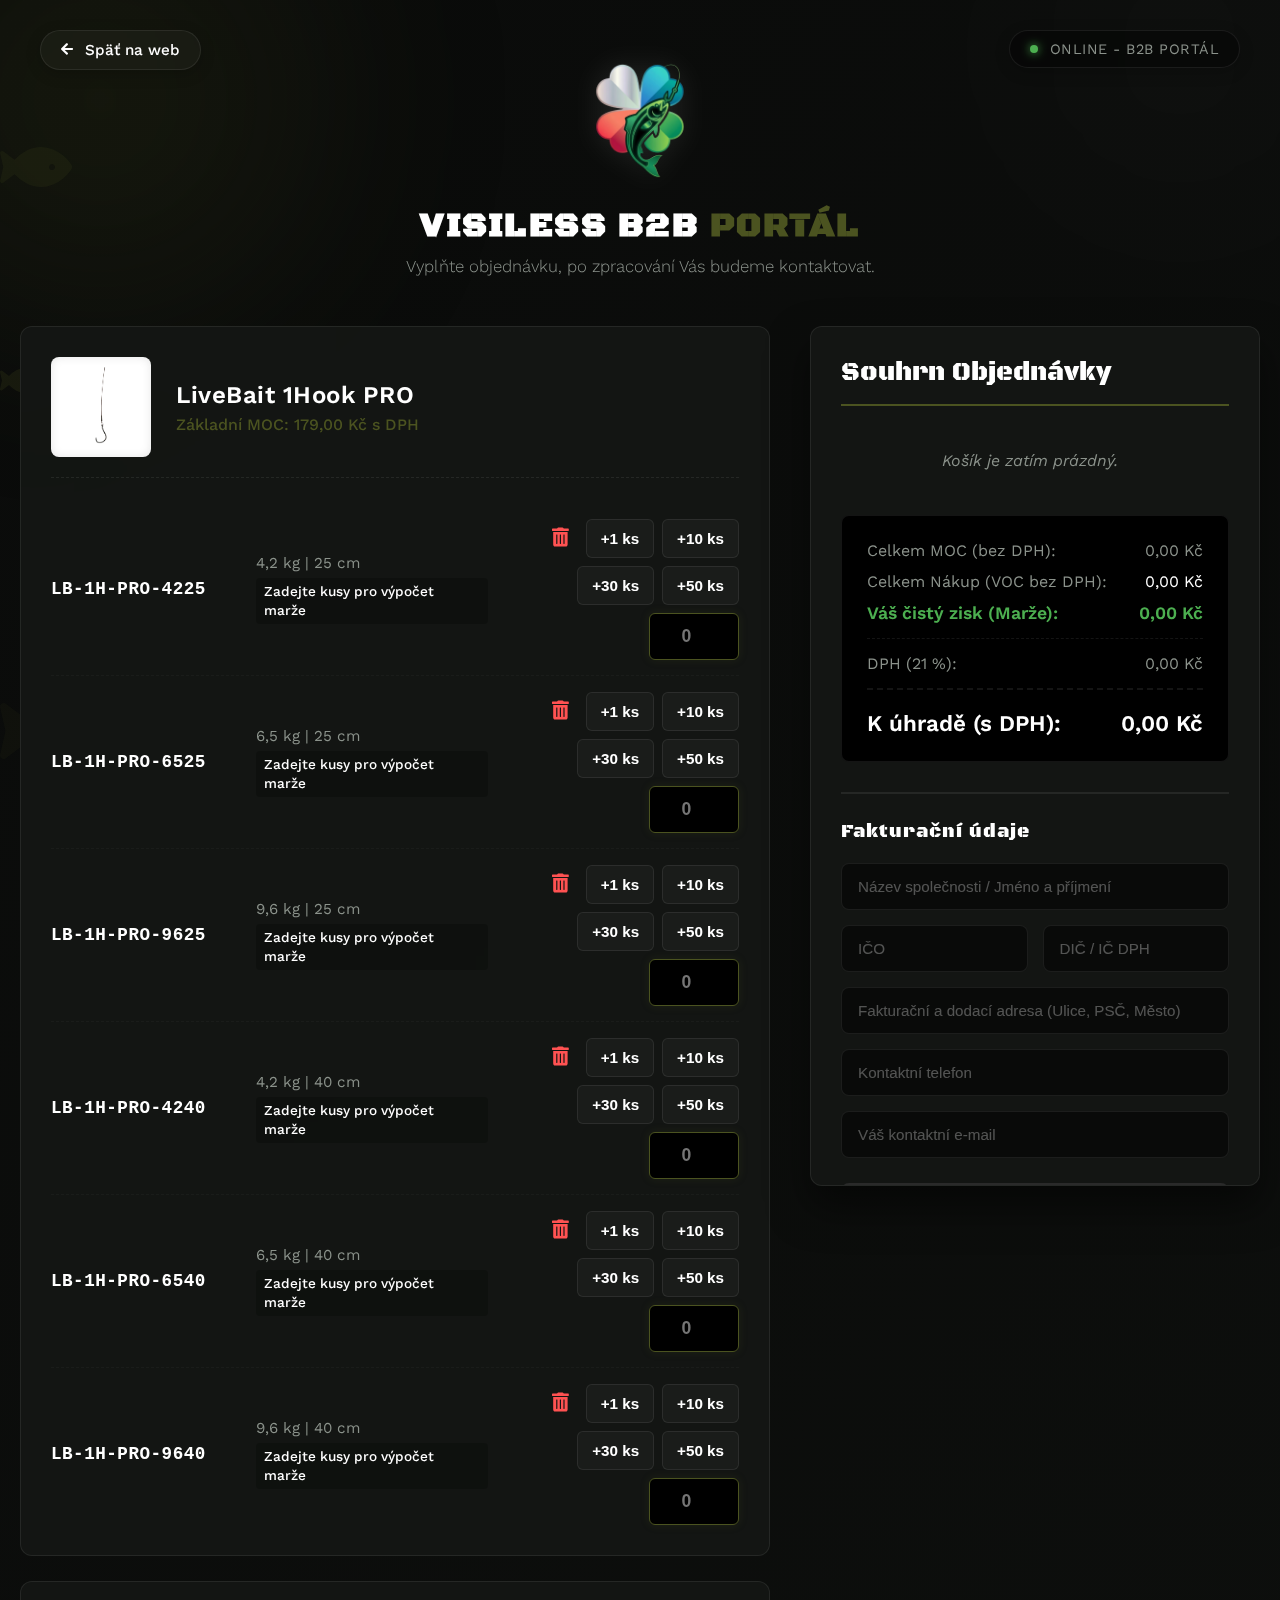
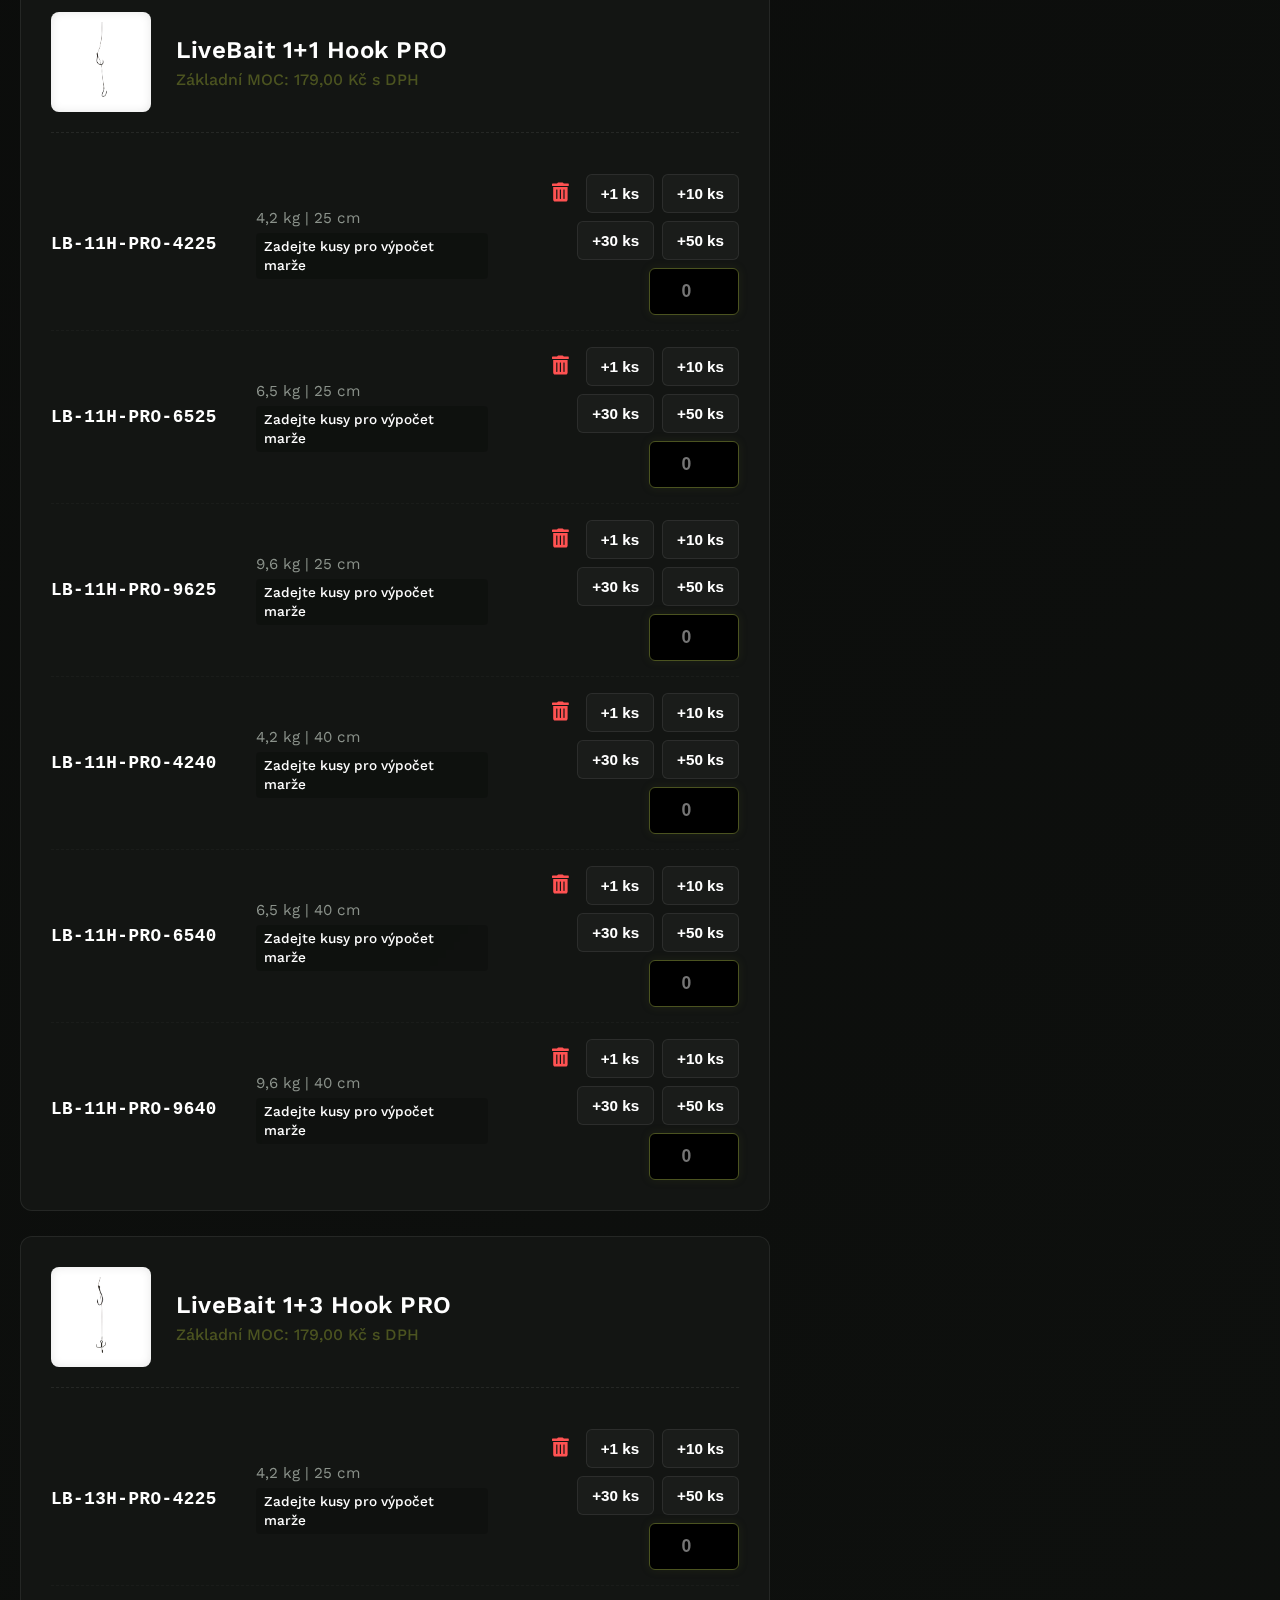
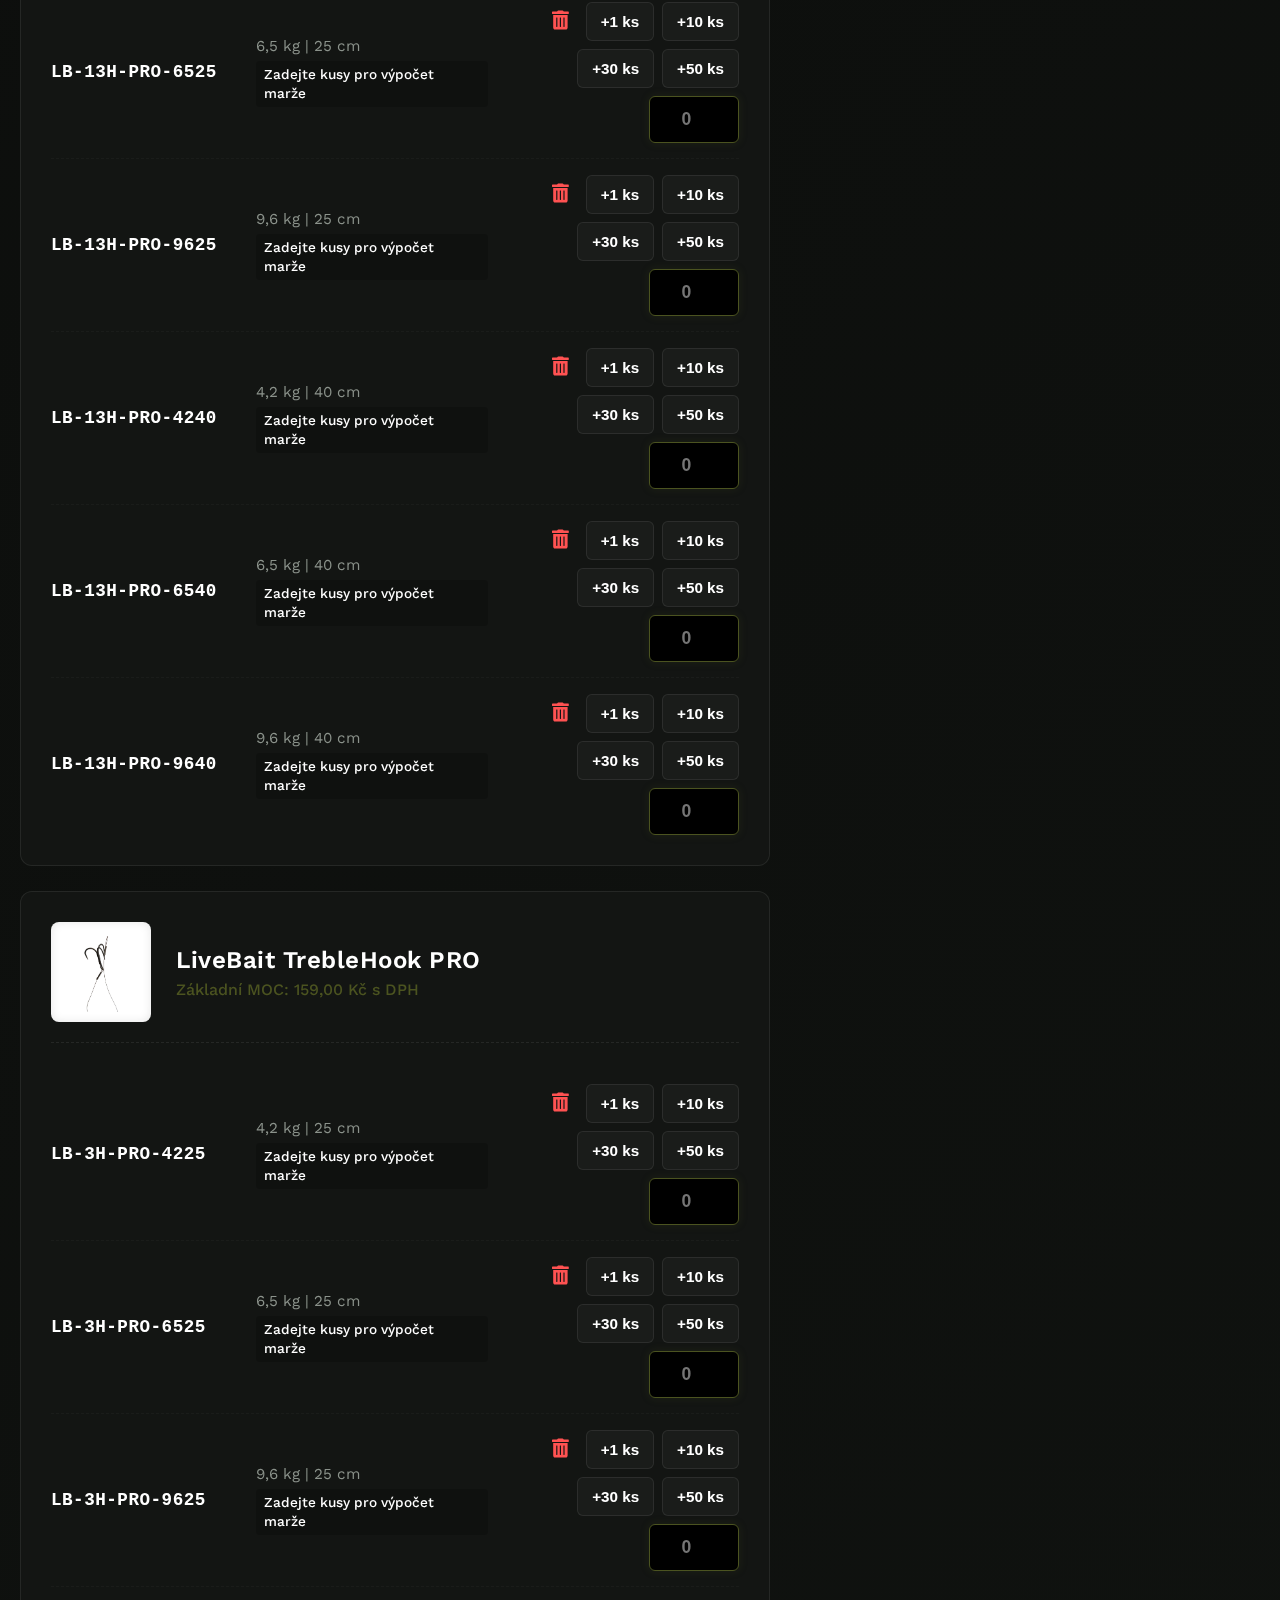
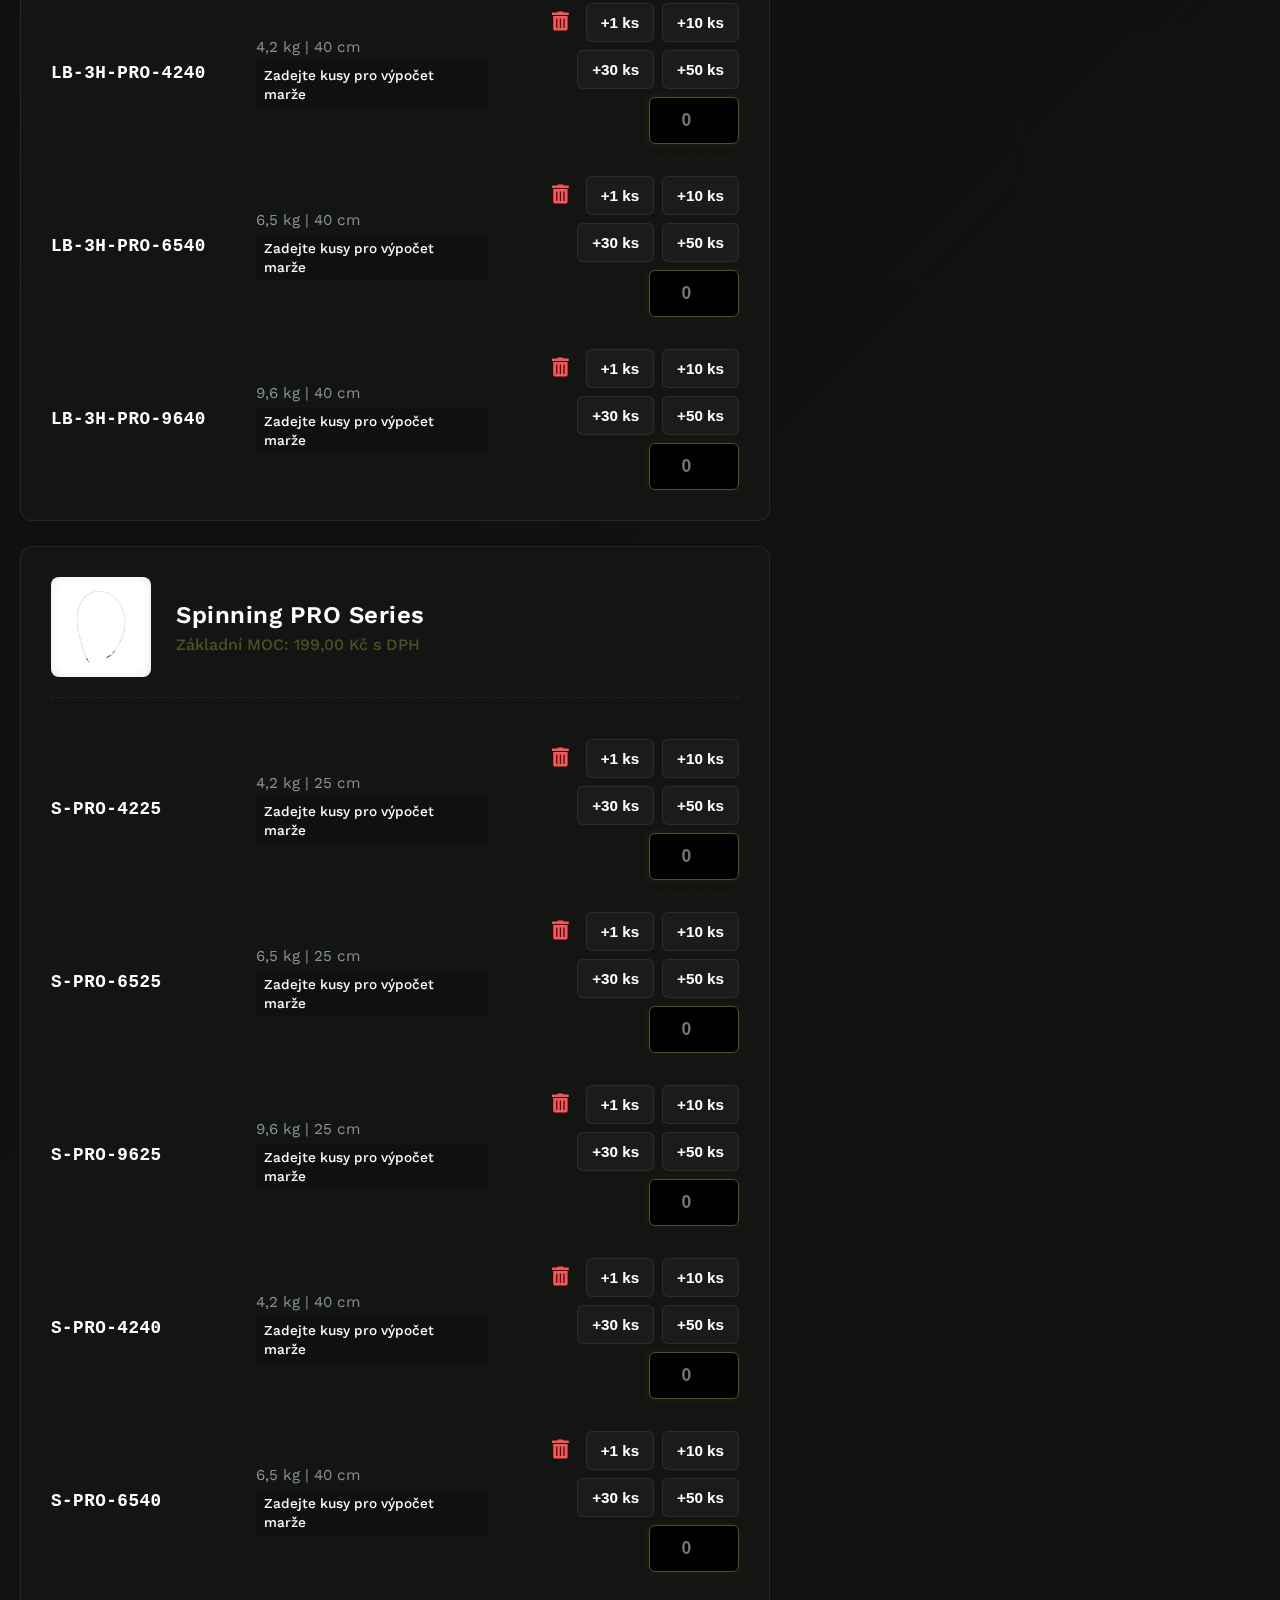
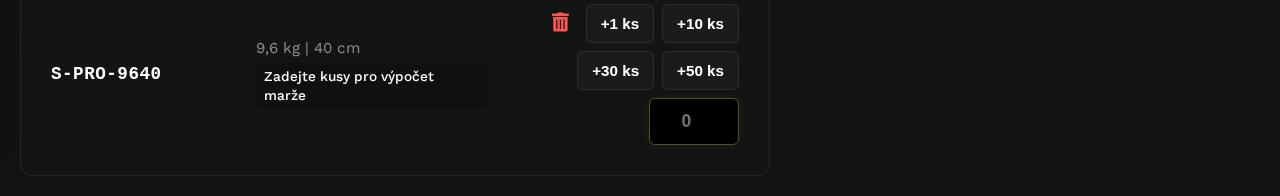
<file: konfigurator.html>
<!DOCTYPE html>
<html lang="cs">
<head>
    <meta charset="UTF-8">
    <meta name="viewport" content="width=device-width, initial-scale=1.0, maximum-scale=1.0, user-scalable=no">
    <title>VisiLess® | VISILESS B2B PORTAL</title>
    
    <link href="https://fonts.googleapis.com/css2?family=Black+Ops+One&family=Work+Sans:wght@300;400;500;600&display=swap" rel="stylesheet">
    <link rel="stylesheet" href="https://cdnjs.cloudflare.com/ajax/libs/font-awesome/5.15.4/css/all.min.css">
    
    <style>
        :root {
            --brand-green: #4B5320;
            --brand-green-light: #5d6628;
            --bg-dark: #0a0b0a;
            --surface: rgba(20, 22, 20, 0.9);
            --surface-hover: rgba(30, 33, 30, 0.95);
            --border: rgba(255, 255, 255, 0.08);
            --text-main: #ffffff;
            --text-muted: #8b928b;
            --success: #4caf50;
            --warning: #ffb300;
        }

        * { box-sizing: border-box; margin: 0; padding: 0; }
        body { 
            background: linear-gradient(135deg, var(--bg-dark) 0%, #111411 100%); 
            color: var(--text-main); 
            font-family: 'Work Sans', sans-serif; 
            padding: 20px; 
            min-height: 100vh;
            overflow-x: hidden; 
        }
        
        .brand-font { font-family: 'Black Ops One', cursive; letter-spacing: 1.5px; text-transform: uppercase; }
        
        .header { text-align: center; padding: 40px 0 50px; position: relative; z-index: 10; }
        .logo { max-width: 120px; margin-bottom: 20px; filter: drop-shadow(0 0 15px rgba(255,255,255,0.1)); }
        .subtitle { color: var(--text-muted); font-size: 1.05rem; font-weight: 300; margin-top: 8px; }

        .container { max-width: 1550px; margin: 0 auto; display: grid; grid-template-columns: 1fr 450px; gap: 40px; position: relative; z-index: 10; }

        /* --- MODERNÉ ROHOVÉ PRVKY A EFEKTY --- */
        
        /* Ambientné svetlá v rohoch */
        .ambient-glow {
            position: fixed;
            width: 400px; height: 400px;
            border-radius: 50%;
            filter: blur(120px);
            z-index: 0;
            pointer-events: none;
            opacity: 0.4;
            animation: pulseGlow 8s infinite alternate ease-in-out;
        }
        .glow-left { top: -100px; left: -100px; background: rgba(75, 83, 32, 0.5); }
        .glow-right { top: -150px; right: -100px; background: rgba(255, 255, 255, 0.05); }

        @keyframes pulseGlow {
            0% { transform: scale(0.8); opacity: 0.3; }
            100% { transform: scale(1.2); opacity: 0.6; }
        }

        /* Ľavý horný roh - Návrat na web */
        .top-left-badge {
            position: absolute;
            top: 30px; left: 40px;
            background: rgba(255,255,255,0.03);
            border: 1px solid var(--border);
            padding: 10px 20px;
            border-radius: 30px;
            color: #fff;
            text-decoration: none;
            font-size: 0.95rem;
            font-weight: 500;
            display: flex;
            align-items: center;
            gap: 12px;
            backdrop-filter: blur(10px);
            transition: all 0.3s;
            z-index: 20;
            box-shadow: 0 4px 15px rgba(0,0,0,0.2);
        }
        .top-left-badge:hover { 
            background: rgba(75, 83, 32, 0.3); 
            border-color: var(--brand-green); 
            transform: translateX(-5px); 
            color: #fff;
        }
        .top-left-badge i { font-size: 0.85rem; transition: transform 0.3s; }
        .top-left-badge:hover i { transform: translateX(-4px); }

        /* Pravý horný roh - Live Status */
        .top-right-badge {
            position: absolute;
            top: 30px; right: 40px;
            background: rgba(0,0,0,0.4);
            border: 1px solid var(--border);
            padding: 10px 20px;
            border-radius: 30px;
            color: var(--text-muted);
            font-size: 0.9rem;
            display: flex;
            align-items: center;
            gap: 12px;
            backdrop-filter: blur(10px);
            z-index: 20;
            box-shadow: 0 4px 15px rgba(0,0,0,0.2);
            text-transform: uppercase;
            letter-spacing: 0.5px;
        }
        .status-dot {
            width: 8px; height: 8px; background: var(--success); border-radius: 50%;
            box-shadow: 0 0 10px var(--success);
            animation: blinkLED 2s infinite;
        }

        @keyframes blinkLED {
            0%, 100% { opacity: 1; box-shadow: 0 0 12px var(--success); }
            50% { opacity: 0.4; box-shadow: 0 0 2px var(--success); }
        }

        /* --- ANIMÁCIE PRE RYBY A TABUĽKY --- */
        @keyframes tablePulse {
            0% { box-shadow: 0 10px 30px rgba(0,0,0,0.3); border-color: var(--border); }
            100% { box-shadow: 0 10px 40px rgba(75, 83, 32, 0.35); border-color: rgba(75, 83, 32, 0.7); }
        }

        @keyframes swimRight {
            0% { transform: translateX(-200px) translateY(0px) scaleX(-1); }
            25% { transform: translateX(25vw) translateY(-30px) scaleX(-1); }
            50% { transform: translateX(50vw) translateY(20px) scaleX(-1); }
            75% { transform: translateX(75vw) translateY(-15px) scaleX(-1); }
            100% { transform: translateX(110vw) translateY(0px) scaleX(-1); }
        }

        /* Plávajúce ryby na pozadí */
        .fish-background {
            position: fixed; top: 0; left: 0; width: 100vw; height: 100vh;
            pointer-events: none; z-index: 1; overflow: hidden;
        }
        .bg-fish {
            position: absolute;
            color: var(--brand-green);
            animation: swimRight linear infinite;
        }
        .bg-fish.f1 { top: 15%; font-size: 4rem; opacity: 0.15; animation-duration: 35s; animation-delay: -10s; }
        .bg-fish.f2 { top: 75%; font-size: 7rem; opacity: 0.08; animation-duration: 45s; animation-delay: -25s; }
        .bg-fish.f3 { top: 40%; font-size: 2.5rem; opacity: 0.2; animation-duration: 25s; animation-delay: 5s; }

        /* B2B Katalóg */
        .catalog { display: flex; flex-direction: column; gap: 25px; }
        .product-group { 
            background: var(--surface); 
            backdrop-filter: blur(20px); 
            border: 1px solid var(--border); 
            border-radius: 12px; 
            padding: 30px; 
            transition: all 0.3s ease; 
            animation: tablePulse 4s infinite alternate ease-in-out;
        }
        .product-group:hover { 
            border-color: var(--brand-green) !important; 
            box-shadow: 0 10px 40px rgba(75, 83, 32, 0.6) !important; 
            transform: translateY(-2px);
        }
        
        .group-header { display: flex; align-items: center; gap: 25px; margin-bottom: 25px; border-bottom: 1px dashed var(--border); padding-bottom: 20px; }
        
        .group-img { 
            width: 100px; height: 100px; 
            background-color: #ffffff; 
            border-radius: 8px; 
            object-fit: contain; 
            padding: 10px;
            box-shadow: inset 0 0 10px rgba(0,0,0,0.1);
        }
        
        .group-title { font-size: 1.5rem; font-weight: 600; color: #fff; letter-spacing: 0.5px; }
        .group-moc { font-size: 1rem; color: var(--brand-green); font-weight: 500; margin-top: 6px; }

        .v-row { 
            display: grid; 
            grid-template-columns: 1.2fr 1.5fr 1.5fr; 
            gap: 20px; 
            align-items: center; 
            padding: 15px 0; 
            border-bottom: 1px dashed rgba(255,255,255,0.03); 
        }
        .v-row:last-child { border-bottom: none; padding-bottom: 0; }
        
        .v-code { font-family: 'Courier New', monospace; color: #fff; font-size: 1.1rem; font-weight: 600; letter-spacing: 0.5px; }
        .v-spec { display: flex; flex-direction: column; gap: 6px; }
        .v-spec-title { color: var(--text-muted); font-size: 0.95rem; }
        .v-tier-info { font-size: 0.85rem; font-weight: 500; min-height: 20px; padding: 4px 8px; background: rgba(0,0,0,0.2); border-radius: 4px; width: fit-content; line-height: 1.4; transition: 0.3s; }
        
        .qty-controls { display: flex; align-items: center; gap: 8px; justify-content: flex-end; flex-wrap: wrap; }
        
        .quick-btn {
            background: rgba(255, 255, 255, 0.03); border: 1px solid var(--border); color: var(--text-main);
            padding: 10px 14px; border-radius: 6px; cursor: pointer; font-size: 0.95rem; font-weight: 600; transition: all 0.2s;
        }
        .quick-btn:hover { background: var(--brand-green); border-color: var(--brand-green); color: #fff; }
        .quick-btn.clear-btn { color: #ff5252; border-color: transparent; background: transparent; font-size: 1.2rem; padding: 8px; }
        .quick-btn.clear-btn:hover { color: #ff1744; transform: scale(1.1); background: rgba(255, 23, 68, 0.1); }

        input[type="number"] { 
            background: #000; border: 1px solid var(--brand-green); color: white; 
            padding: 12px; border-radius: 6px; width: 90px; text-align: center; 
            font-size: 1.1rem; font-weight: 600; box-shadow: 0 0 10px rgba(75, 83, 32, 0.2);
            transition: 0.3s;
        }
        input[type="number"]:focus { outline: none; border-color: #fff; box-shadow: 0 0 15px rgba(255, 255, 255, 0.2); }

        /* Pravý Panel - Košík a Formulár */
        .sidebar { 
            background: var(--surface); border: 1px solid var(--border); 
            padding: 30px; border-radius: 12px; height: fit-content; position: sticky; top: 20px; 
            box-shadow: 0 20px 40px rgba(0,0,0,0.5);
            max-height: calc(100vh - 40px);
            overflow-y: auto;
        }
        .sidebar::-webkit-scrollbar { width: 6px; }
        .sidebar::-webkit-scrollbar-thumb { background: var(--border); border-radius: 3px; }

        .cart-header { font-family: 'Black Ops One', cursive; font-size: 1.6rem; color: #fff; margin-bottom: 25px; border-bottom: 2px solid var(--brand-green); padding-bottom: 15px; }
        
        .cart-list-preview { margin-bottom: 25px; max-height: 250px; overflow-y: auto; padding-right: 10px; }
        .cart-list-preview::-webkit-scrollbar { width: 6px; }
        .cart-list-preview::-webkit-scrollbar-thumb { background: var(--brand-green); border-radius: 3px; }
        
        .cart-item-card {
            background: rgba(0,0,0,0.4); border: 1px solid var(--border); border-radius: 8px;
            padding: 15px; margin-bottom: 12px;
        }
        .cart-item-head { display: flex; justify-content: space-between; font-weight: 600; margin-bottom: 10px; color: #fff; font-size: 1.05rem; border-bottom: 1px dashed rgba(255,255,255,0.05); padding-bottom: 8px; }
        .cart-item-math { display: grid; grid-template-columns: 1fr 1fr; gap: 8px; font-size: 0.85rem; color: var(--text-muted); }
        .cart-item-math div strong { color: #fff; font-weight: 500; }
        .cart-item-profit { grid-column: 1 / -1; margin-top: 6px; padding-top: 6px; border-top: 1px dashed rgba(255,255,255,0.05); color: var(--success); font-weight: 600; font-size: 0.95rem; }

        .summary-box { background: #000; padding: 25px; border-radius: 8px; border: 1px solid var(--border); }
        .summary-row { display: flex; justify-content: space-between; margin-bottom: 12px; font-size: 1rem; color: var(--text-muted); }
        .summary-row.profit { color: var(--success); font-weight: 600; font-size: 1.1rem; }
        .summary-row.total { font-weight: 600; font-size: 1.4rem; color: white; border-top: 2px dashed var(--border); padding-top: 20px; margin-top: 15px; margin-bottom: 0; }

        .billing-section {
            margin-top: 30px;
            padding-top: 25px;
            border-top: 2px solid var(--border);
        }
        .billing-title {
            font-family: 'Black Ops One', cursive;
            font-size: 1.2rem;
            color: #fff;
            margin-bottom: 20px;
            letter-spacing: 1px;
        }
        .form-group { margin-bottom: 15px; }
        .form-control { 
            background: rgba(0,0,0,0.5); border: 1px solid var(--border); color: white; 
            padding: 14px 16px; border-radius: 8px; width: 100%; outline: none; font-size: 0.95rem; transition: 0.3s;
        }
        .form-control:focus { border-color: var(--brand-green); background: #000; }
        .form-control::placeholder { color: rgba(255,255,255,0.3); }

        .btn-custom { 
            background-color: var(--brand-green); color: #ffffff; border: none;
            padding: 18px 20px; text-transform: uppercase; font-family: 'Work Sans', sans-serif; font-weight: 600; font-size: 1.1rem; letter-spacing: 1px;
            border-radius: 8px; cursor: pointer; transition: 0.3s; width: 100%; margin-top: 10px; 
            box-shadow: 0 4px 15px rgba(75, 83, 32, 0.4);
        }
        .btn-custom:hover:not(:disabled) { background-color: var(--brand-green-light); transform: translateY(-2px); box-shadow: 0 6px 20px rgba(75, 83, 32, 0.6); }
        .btn-custom:disabled { background: #2a2a2a; color: #555; box-shadow: none; cursor: not-allowed; transform: none; }

        @media (max-width: 1200px) {
            .container { grid-template-columns: 1fr; }
            .sidebar { position: static; order: 2; margin-top: 20px; max-height: none; overflow-y: visible; }
            .catalog { order: 1; }
            
            .v-row { 
                grid-template-columns: 1fr; 
                background: rgba(0,0,0,0.2); 
                padding: 20px; 
                border-radius: 10px; 
                border: 1px solid var(--border);
            }
            .qty-controls { justify-content: space-between; margin-top: 15px; background: rgba(0,0,0,0.3); padding: 10px; border-radius: 8px; }
            .quick-btn { flex: 1; text-align: center; padding: 12px 0; }
            input[type="number"] { width: 100%; margin-top: 10px; padding: 15px; }
            .v-tier-info { margin-top: 5px; }
            
            /* Skrytie rohových prvkov na malých displejoch, kde by prekážali logu */
            .top-left-badge, .top-right-badge { display: none; }
        }
    </style>
</head>
<body>

    <div class="ambient-glow glow-left"></div>
    <div class="ambient-glow glow-right"></div>

    <div class="fish-background">
        <i class="fas fa-fish bg-fish f1"></i>
        <i class="fas fa-fish bg-fish f2"></i>
        <i class="fas fa-fish bg-fish f3"></i>
    </div>

    <a href="https://www.visiless.cz" class="top-left-badge">
        <i class="fas fa-arrow-left"></i> Späť na web
    </a>

    <div class="top-right-badge">
        <div class="status-dot"></div>
        Online - B2B portál
    </div>

    <div class="header">
        <img src="logo_visiless.png" alt="VisiLess" class="logo" onerror="this.style.display='none'">
        <h2 class="brand-font" style="color: #fff; font-size: 2.2rem;">VISILESS B2B <span style="color: var(--brand-green)">PORTÁL</span></h2>
        <p class="subtitle">Vyplňte objednávku, po zpracování Vás budeme kontaktovat.</p>
    </div>

    <div class="container">
        <div class="catalog" id="catalog-container"></div>

        <div class="sidebar">
            <div class="cart-header">Souhrn Objednávky</div>
            
            <div class="cart-list-preview" id="cart-list-preview">
                <div style="color: var(--text-muted); font-style: italic; text-align: center; padding: 20px 0;">Košík je zatím prázdný.</div>
            </div>

            <div class="summary-box">
                <div class="summary-row"><span>Celkem MOC (bez DPH):</span><span id="sum-moc">0,00 Kč</span></div>
                <div class="summary-row"><span>Celkem Nákup (VOC bez DPH):</span><span id="sum-voc" style="color: #fff;">0,00 Kč</span></div>
                <div class="summary-row profit"><span>Váš čistý zisk (Marže):</span><span id="sum-profit">0,00 Kč</span></div>
                <div class="summary-row" style="margin-top: 15px; border-top: 1px dashed var(--border); padding-top: 15px;"><span>DPH (21 %):</span><span id="sum-tax">0,00 Kč</span></div>
                <div class="summary-row total"><span>K úhradě (s DPH):</span><span id="sum-final">0,00 Kč</span></div>
            </div>

            <form action="https://formspree.io/f/mvzbnzbv" method="POST" id="b2b-form">
                
                <div class="billing-section">
                    <div class="billing-title">Fakturační údaje</div>
                    
                    <div class="form-group">
                        <input type="text" name="company" id="f-company" class="form-control" required placeholder="Název společnosti / Jméno a příjmení">
                    </div>
                    
                    <div style="display: grid; grid-template-columns: 1fr 1fr; gap: 15px;">
                        <div class="form-group">
                            <input type="text" name="ico" id="f-ico" class="form-control" placeholder="IČO">
                        </div>
                        <div class="form-group">
                            <input type="text" name="dic" id="f-dic" class="form-control" placeholder="DIČ / IČ DPH">
                        </div>
                    </div>
                    
                    <div class="form-group">
                        <input type="text" name="address" id="f-address" class="form-control" placeholder="Fakturační a dodací adresa (Ulice, PSČ, Město)">
                    </div>
                    
                    <div class="form-group">
                        <input type="tel" name="phone" id="f-phone" class="form-control" placeholder="Kontaktní telefon">
                    </div>
                    
                    <div class="form-group">
                        <input type="email" name="email" id="f-email" class="form-control" required placeholder="Váš kontaktní e-mail">
                    </div>
                </div>

                <textarea name="message" id="hidden-message" style="display:none"></textarea>
                <button type="submit" class="btn-custom" id="submit-order" disabled>Odeslat závaznou objednávku</button>
            </form>
        </div>
    </div>

    <script>
        // Formátovanie na CZK meny
        const formatCzk = (number) => {
            return new Intl.NumberFormat('cs-CZ', { style: 'currency', currency: 'CZK' }).format(number);
        };

        const catalogData = [
            {
                name: 'LiveBait 1Hook PRO', moc: 179, img: 'item/hook1.png',
                variants: [
                    { code: 'LB-1H-PRO-4225', spec: '4,2 kg | 25 cm' }, { code: 'LB-1H-PRO-6525', spec: '6,5 kg | 25 cm' }, { code: 'LB-1H-PRO-9625', spec: '9,6 kg | 25 cm' },
                    { code: 'LB-1H-PRO-4240', spec: '4,2 kg | 40 cm' }, { code: 'LB-1H-PRO-6540', spec: '6,5 kg | 40 cm' }, { code: 'LB-1H-PRO-9640', spec: '9,6 kg | 40 cm' }
                ]
            },
            {
                name: 'LiveBait 1+1 Hook PRO', moc: 179, img: 'item/hook11.png',
                variants: [
                    { code: 'LB-11H-PRO-4225', spec: '4,2 kg | 25 cm' }, { code: 'LB-11H-PRO-6525', spec: '6,5 kg | 25 cm' }, { code: 'LB-11H-PRO-9625', spec: '9,6 kg | 25 cm' },
                    { code: 'LB-11H-PRO-4240', spec: '4,2 kg | 40 cm' }, { code: 'LB-11H-PRO-6540', spec: '6,5 kg | 40 cm' }, { code: 'LB-11H-PRO-9640', spec: '9,6 kg | 40 cm' }
                ]
            },
            {
                name: 'LiveBait 1+3 Hook PRO', moc: 179, img: 'item/hook13.png',
                variants: [
                    { code: 'LB-13H-PRO-4225', spec: '4,2 kg | 25 cm' }, { code: 'LB-13H-PRO-6525', spec: '6,5 kg | 25 cm' }, { code: 'LB-13H-PRO-9625', spec: '9,6 kg | 25 cm' },
                    { code: 'LB-13H-PRO-4240', spec: '4,2 kg | 40 cm' }, { code: 'LB-13H-PRO-6540', spec: '6,5 kg | 40 cm' }, { code: 'LB-13H-PRO-9640', spec: '9,6 kg | 40 cm' }
                ]
            },
            {
                name: 'LiveBait TrebleHook PRO', moc: 159, img: 'item/hook3.png',
                variants: [
                    { code: 'LB-3H-PRO-4225', spec: '4,2 kg | 25 cm' }, { code: 'LB-3H-PRO-6525', spec: '6,5 kg | 25 cm' }, { code: 'LB-3H-PRO-9625', spec: '9,6 kg | 25 cm' },
                    { code: 'LB-3H-PRO-4240', spec: '4,2 kg | 40 cm' }, { code: 'LB-3H-PRO-6540', spec: '6,5 kg | 40 cm' }, { code: 'LB-3H-PRO-9640', spec: '9,6 kg | 40 cm' }
                ]
            },
            {
                name: 'Spinning PRO Series', moc: 199, img: 'item/spinning.png',
                variants: [
                    { code: 'S-PRO-4225', spec: '4,2 kg | 25 cm' }, { code: 'S-PRO-6525', spec: '6,5 kg | 25 cm' }, { code: 'S-PRO-9625', spec: '9,6 kg | 25 cm' },
                    { code: 'S-PRO-4240', spec: '4,2 kg | 40 cm' }, { code: 'S-PRO-6540', spec: '6,5 kg | 40 cm' }, { code: 'S-PRO-9640', spec: '9,6 kg | 40 cm' }
                ]
            }
        ];

        const b2bTiers = [
            { minQty: 100, marginPct: 0.50 }, { minQty: 50,  marginPct: 0.45 },
            { minQty: 30,  marginPct: 0.40 }, { minQty: 10,  marginPct: 0.35 },
            { minQty: 1,   marginPct: 0.30 }, { minQty: 0,   marginPct: 0.00 }
        ];

        const VAT_RATE = 1.21;
        let orderItems = {}; 

        const container = document.getElementById('catalog-container');
        catalogData.forEach((group, gIndex) => {
            let html = `
            <div class="product-group">
                <div class="group-header">
                    <img src="${group.img}" alt="${group.name}" class="group-img" onerror="this.style.display='none'">
                    <div>
                        <div class="group-title">${group.name}</div>
                        <div class="group-moc">Základní MOC: ${formatCzk(group.moc)} s DPH</div>
                    </div>
                </div>
                <div class="variants-table">`;
            
            group.variants.forEach((v, vIndex) => {
                const inputId = `input-${gIndex}-${vIndex}`;
                const infoId = `info-${gIndex}-${vIndex}`;
                
                html += `
                    <div class="v-row">
                        <div class="v-code">${v.code}</div>
                        <div class="v-spec">
                            <span class="v-spec-title">${v.spec}</span>
                            <div class="v-tier-info" id="${infoId}">Zadejte kusy pro výpočet marže</div>
                        </div>
                        <div class="qty-controls">
                            <button type="button" class="quick-btn clear-btn" onclick="addQty(${gIndex}, ${vIndex}, 'clear')" title="Odstranit"><i class="fas fa-trash-alt"></i></button>
                            <button type="button" class="quick-btn" onclick="addQty(${gIndex}, ${vIndex}, 1)">+1 ks</button>
                            <button type="button" class="quick-btn" onclick="addQty(${gIndex}, ${vIndex}, 10)">+10 ks</button>
                            <button type="button" class="quick-btn" onclick="addQty(${gIndex}, ${vIndex}, 30)">+30 ks</button>
                            <button type="button" class="quick-btn" onclick="addQty(${gIndex}, ${vIndex}, 50)">+50 ks</button>
                            <input type="number" min="0" placeholder="0" id="${inputId}" data-g="${gIndex}" data-v="${vIndex}" oninput="handleInput(this)">
                        </div>
                    </div>`;
            });
            html += `</div></div>`;
            container.innerHTML += html;
        });

        window.addQty = function(g, v, action) {
            const input = document.getElementById(`input-${g}-${v}`);
            let currentQty = parseInt(input.value) || 0;
            
            if (action === 'clear') input.value = '';
            else input.value = currentQty + action;
            
            handleInput(input);
        };

        window.handleInput = function(input) {
            const g = input.getAttribute('data-g');
            const v = input.getAttribute('data-v');
            const qty = parseInt(input.value) || 0;
            const group = catalogData[g];
            
            const infoSpan = document.getElementById(`info-${g}-${v}`);
            
            if (qty === 0) {
                infoSpan.innerHTML = "Zadejte kusy pro výpočet marže";
                infoSpan.style.color = "var(--text-muted)";
                infoSpan.style.background = "rgba(0,0,0,0.2)";
            } else {
                const itemTier = b2bTiers.find(t => qty >= t.minQty);
                const nextTier = [...b2bTiers].reverse().find(t => t.minQty > qty);
                
                const moc_bez_DPH = group.moc / VAT_RATE;
                const profit_per_piece = moc_bez_DPH * itemTier.marginPct;
                const voc_bez_DPH = moc_bez_DPH - profit_per_piece;

                infoSpan.style.background = "rgba(0,0,0,0.4)";
                let text = `<span style="color:#fff">MOC (bez DPH): ${formatCzk(moc_bez_DPH)} | VOC: ${formatCzk(voc_bez_DPH)}</span><br>`;
                
                if (nextTier) {
                    text += `<span style="color:var(--success)">Zisk: ${formatCzk(profit_per_piece)}/ks (${itemTier.marginPct * 100}%)</span> <span style="color:var(--warning); font-size: 0.8rem;">(Chybí ${nextTier.minQty - qty} ks na ${nextTier.marginPct * 100}%)</span>`;
                } else {
                    text += `<span style="color:var(--success)">Zisk: ${formatCzk(profit_per_piece)}/ks (${itemTier.marginPct * 100}% - MAX)</span>`;
                }
                infoSpan.innerHTML = text;
            }
            
            const key = `${g}-${v}`;
            if (qty > 0) orderItems[key] = { qty, group: catalogData[g], variant: catalogData[g].variants[v] };
            else delete orderItems[key];

            calculateCart();
        };

        let cachedCartEmailText = ""; 
        
        function calculateCart() {
            let sumMoc = 0;
            let sumVoc = 0;
            let sumProfit = 0;
            let emailText = "DETAILNÍ ROZPIS POLOŽEK:\n---------------------------------\n\n";
            let previewHTML = "";

            Object.values(orderItems).forEach(item => {
                const moc_bez_DPH_ks = item.group.moc / VAT_RATE;
                const itemTier = b2bTiers.find(t => item.qty >= t.minQty);
                const marginDec = itemTier.marginPct;
                
                const profit_ks = moc_bez_DPH_ks * marginDec; 
                const voc_bez_DPH_ks = moc_bez_DPH_ks - profit_ks;
                
                const lineMoc = moc_bez_DPH_ks * item.qty;
                const lineVoc = voc_bez_DPH_ks * item.qty;
                const lineProfit = profit_ks * item.qty;

                sumMoc += lineMoc;
                sumVoc += lineVoc;
                sumProfit += lineProfit;

                const marginDisplay = `${marginDec * 100}%`;

                emailText += `[ ${item.variant.code} ] - ${item.qty} ks\n`;
                emailText += `   MOC (bez DPH): ${formatCzk(moc_bez_DPH_ks)} / ks\n`;
                emailText += `   Vaše nákupní cena VOC: ${formatCzk(voc_bez_DPH_ks)} / ks\n`;
                emailText += `   Čistý zisk za položku: ${formatCzk(lineProfit)} (Marže: ${marginDisplay})\n\n`;

                previewHTML += `
                    <div class="cart-item-card">
                        <div class="cart-item-head">
                            <span>${item.qty}x ${item.variant.code}</span>
                            <span style="color:var(--brand-green);">${marginDisplay}</span>
                        </div>
                        <div class="cart-item-math">
                            <div>MOC (bez DPH):<br><strong>${formatCzk(moc_bez_DPH_ks)}/ks</strong></div>
                            <div>Nákup (bez DPH):<br><strong>${formatCzk(voc_bez_DPH_ks)}/ks</strong></div>
                            <div class="cart-item-profit">Váš zisk z položky: ${formatCzk(lineProfit)}</div>
                        </div>
                    </div>`;
            });

            const totalTax = sumVoc * (VAT_RATE - 1);
            const totalFinal = sumVoc * VAT_RATE;

            if (Object.keys(orderItems).length === 0) {
                previewHTML = `<div style="color: var(--text-muted); font-style: italic; text-align: center; padding: 20px 0;">Košík je zatím prázdný.</div>`;
            }

            document.getElementById('sum-moc').innerText = formatCzk(sumMoc);
            document.getElementById('sum-voc').innerText = formatCzk(sumVoc);
            document.getElementById('sum-profit').innerText = formatCzk(sumProfit);
            document.getElementById('sum-tax').innerText = formatCzk(totalTax);
            document.getElementById('sum-final').innerText = formatCzk(totalFinal);
            document.getElementById('cart-list-preview').innerHTML = previewHTML;

            const btn = document.getElementById('submit-order');
            btn.disabled = Object.keys(orderItems).length === 0;

            emailText += "---------------------------------\n";
            emailText += `CELKEM MOC (bez DPH): ${formatCzk(sumMoc)}\n`;
            emailText += `CELKEM VOC (bez DPH): ${formatCzk(sumVoc)}\n`;
            emailText += `VÁŠ ČISTÝ ZISK:       ${formatCzk(sumProfit)}\n`;
            emailText += `DPH (21%):            ${formatCzk(totalTax)}\n`;
            emailText += `CELKEM K ÚHRADĚ s DPH:${formatCzk(totalFinal)}\n`;
            
            cachedCartEmailText = emailText;
        }

        document.getElementById('b2b-form').addEventListener('submit', function(e) {
            const company = document.getElementById('f-company').value;
            const ico = document.getElementById('f-ico').value;
            const dic = document.getElementById('f-dic').value;
            const address = document.getElementById('f-address').value;
            const phone = document.getElementById('f-phone').value;
            const email = document.getElementById('f-email').value;

            let finalMessage = `NOVÁ B2B OBJEDNÁVKA Z PORTÁLU\n`;
            finalMessage += `=================================\n`;
            finalMessage += `FAKTURAČNÍ ÚDAJE ODBĚRATELE:\n`;
            finalMessage += `Název společnosti: ${company}\n`;
            if(ico) finalMessage += `IČO: ${ico}\n`;
            if(dic) finalMessage += `DIČ: ${dic}\n`;
            if(address) finalMessage += `Adresa: ${address}\n`;
            if(phone) finalMessage += `Telefon: ${phone}\n`;
            finalMessage += `E-mail: ${email}\n`;
            finalMessage += `=================================\n\n`;
            
            finalMessage += cachedCartEmailText;
            
            document.getElementById('hidden-message').value = finalMessage;
        });

    </script>
</body>
</html>
</file>
